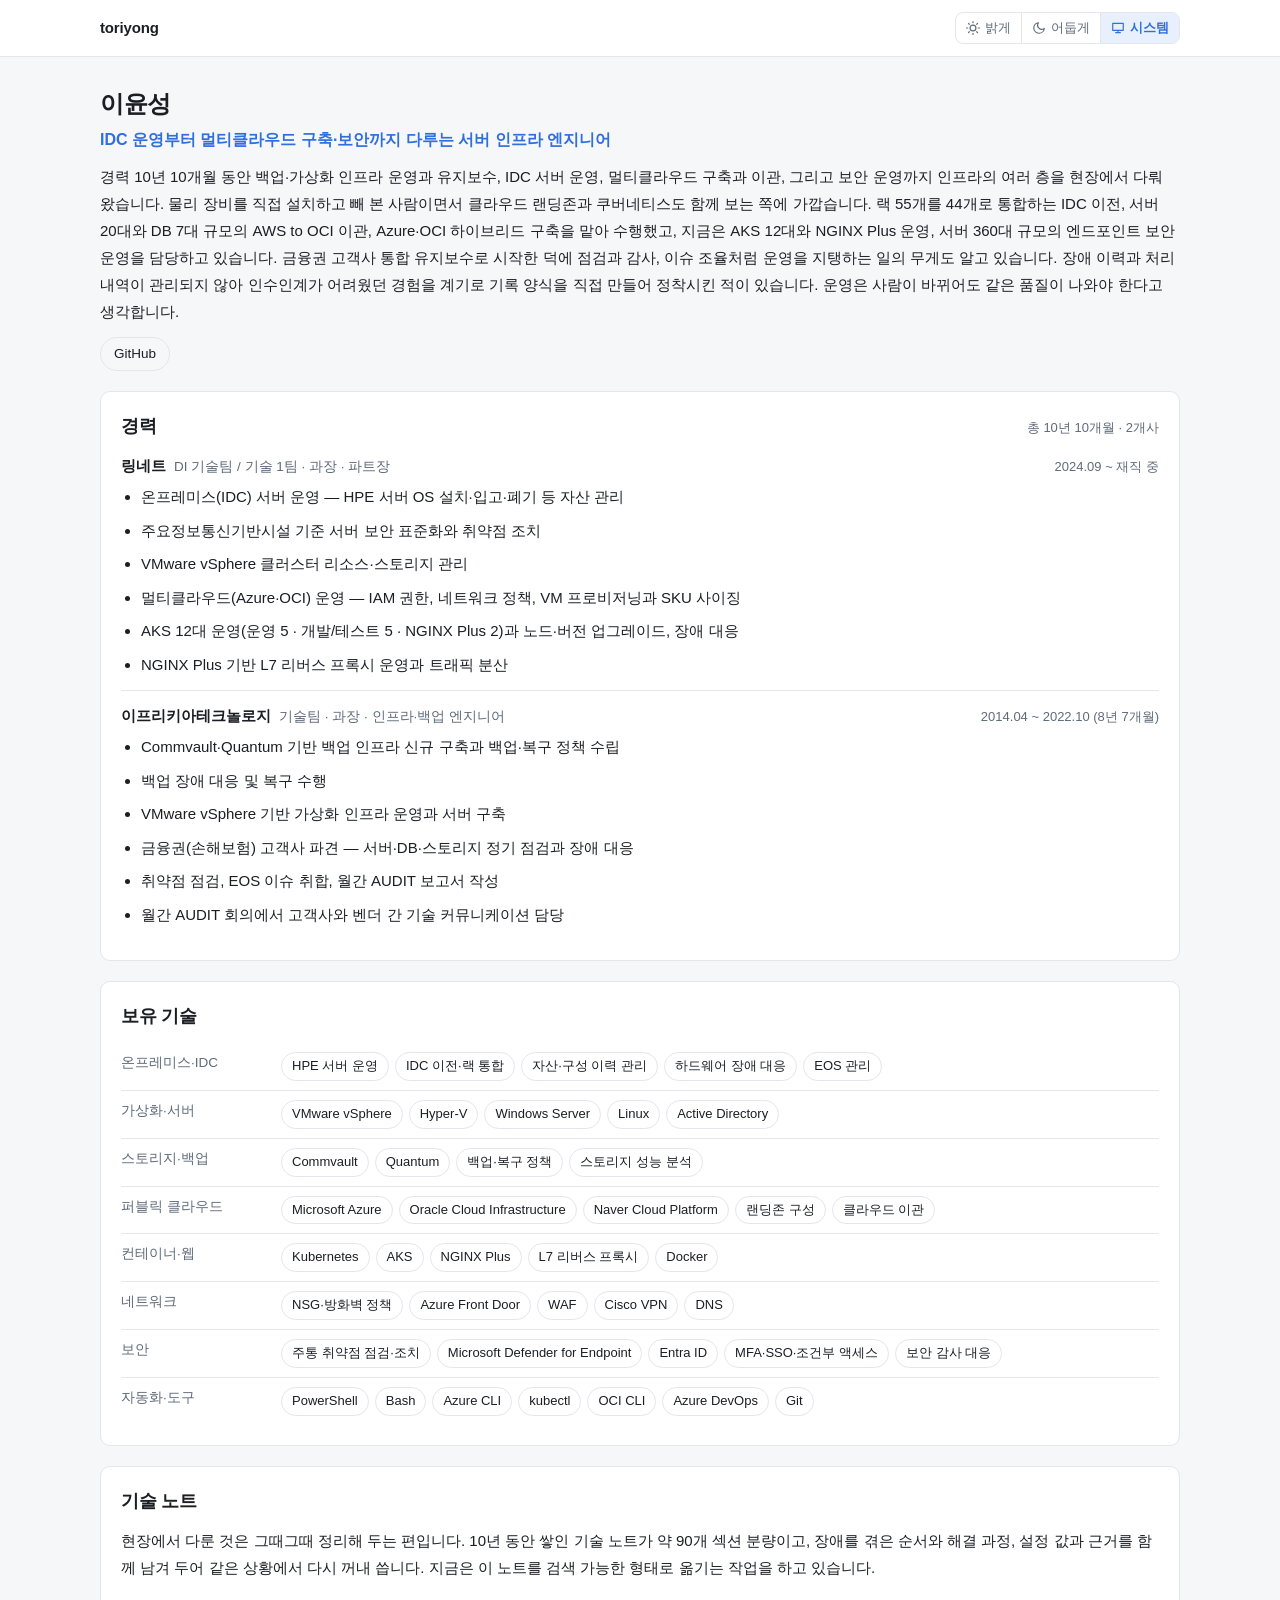
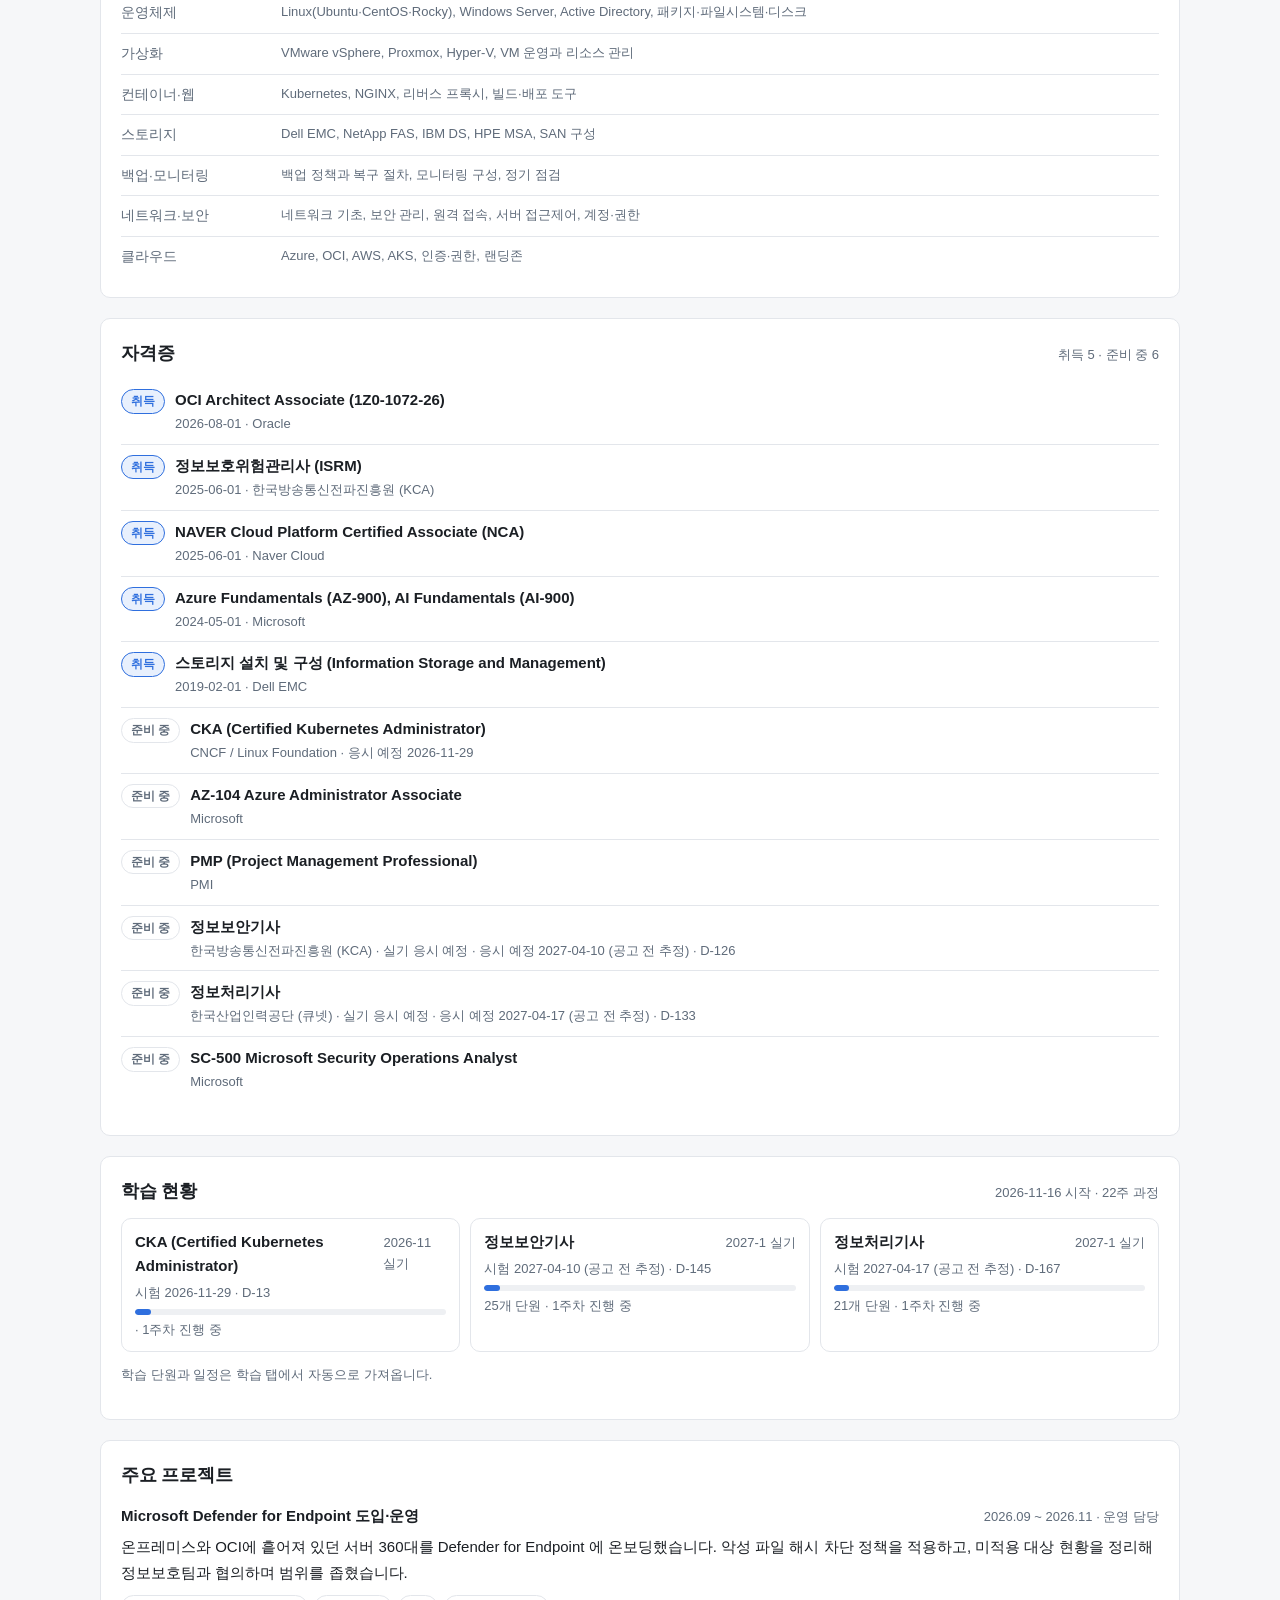
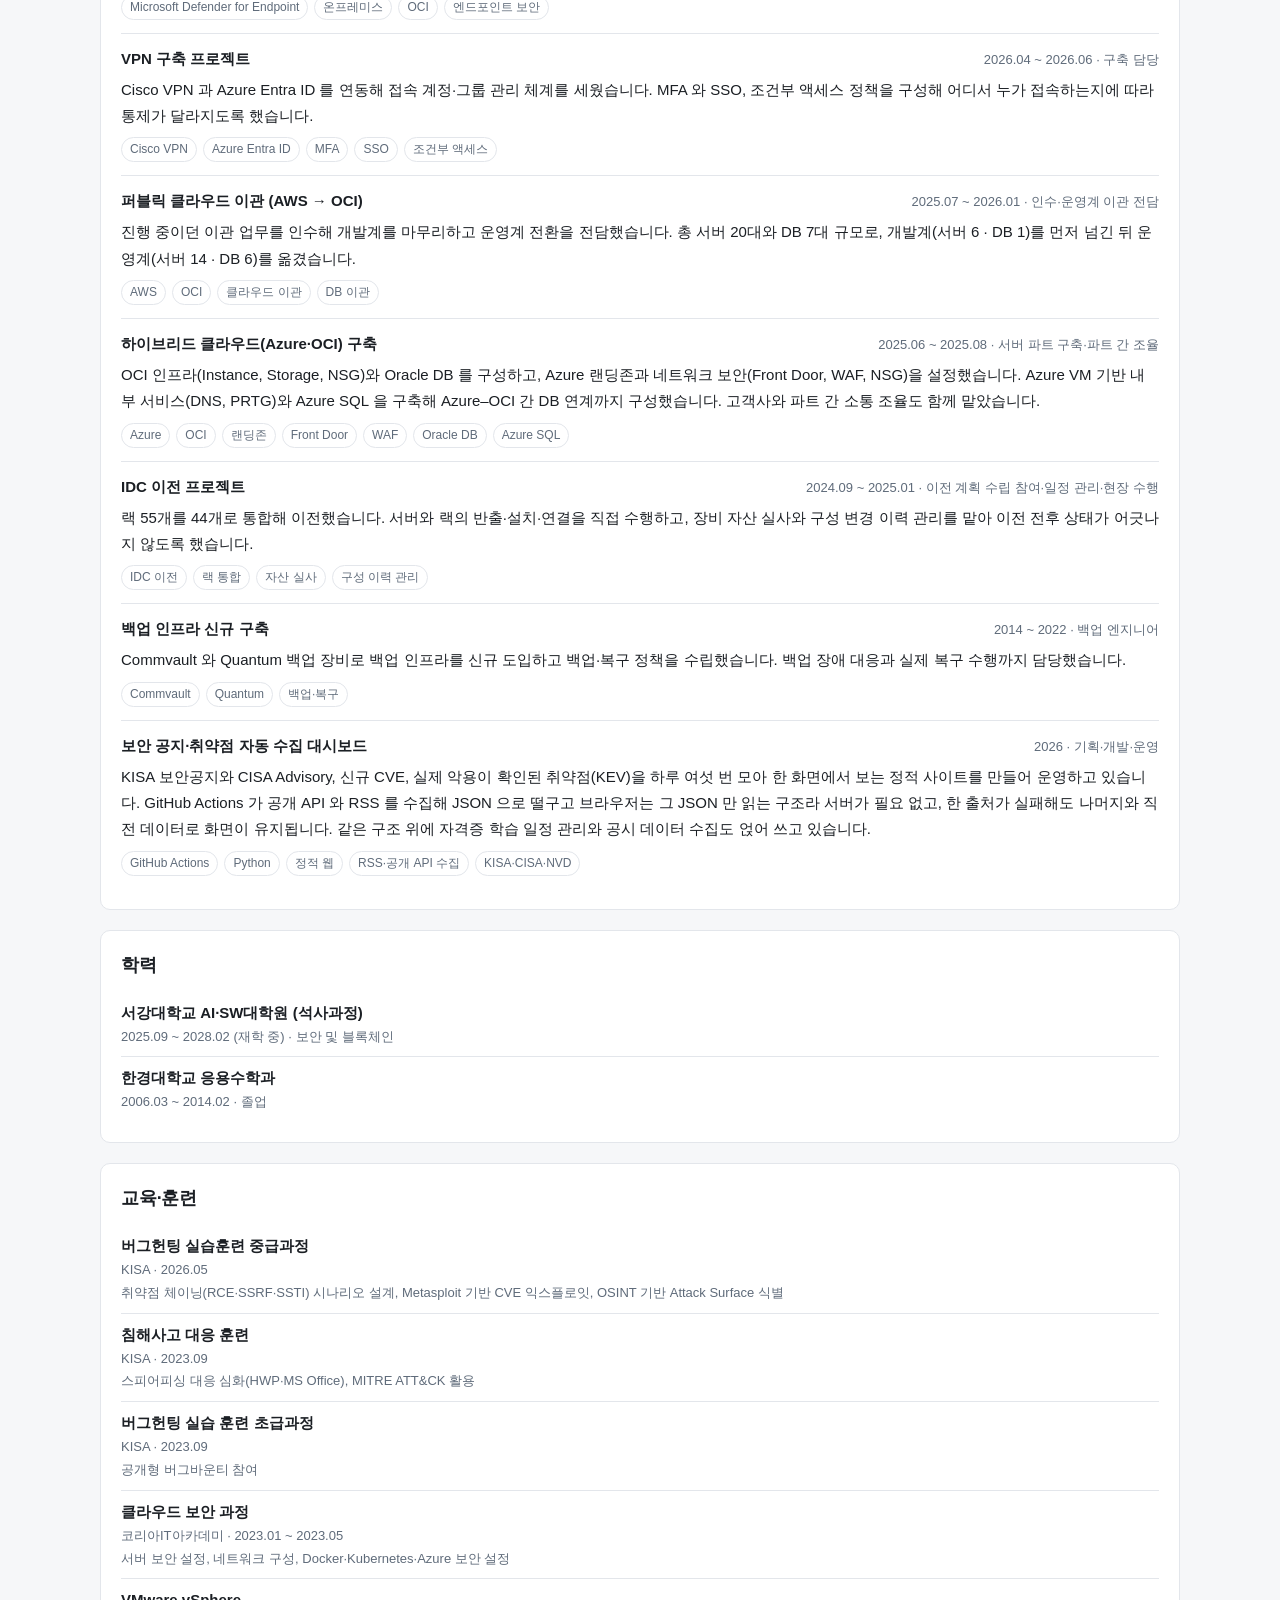
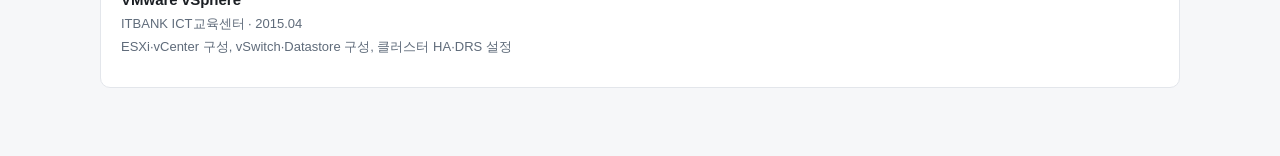
<file: site/about/index.html>
<!DOCTYPE html>
<html lang="ko">
<head>
  <meta charset="utf-8">
  <meta name="viewport" content="width=device-width, initial-scale=1">
  <!-- 검색 색인 차단. 공개하려면 아래 한 줄을 지우세요(내용을 검토한 뒤에). -->
  <meta name="robots" content="noindex, nofollow">
  <meta http-equiv="Content-Security-Policy" content="default-src 'self'; script-src 'self'; style-src 'self'; img-src 'self' data:; connect-src 'self'; base-uri 'none'; form-action 'none'; object-src 'none'">
  <meta name="referrer" content="strict-origin-when-cross-origin">
  <title>소개 · toriyong</title>
  <script src="../assets/theme.js"></script>
  <link rel="stylesheet" href="../assets/style.css">
</head>
<body data-root="../" data-tab="about" data-nav="none">
  <main>
    <div class="wrap">
      <header class="pf-head">
        <h1 id="pf-name">소개</h1>
        <p class="pf-headline" id="pf-headline"></p>
        <p class="pf-summary" id="pf-summary"></p>
        <div class="pf-links" id="pf-links"></div>
      </header>

      <section class="panel">
        <div class="panel-head">
          <h2>경력</h2>
          <span class="meta" id="pf-career-note"></span>
        </div>
        <div id="pf-career"></div>
      </section>

      <section class="panel">
        <div class="panel-head"><h2>보유 기술</h2></div>
        <div id="pf-skills"></div>
      </section>

      <section class="panel" id="pf-notes-panel">
        <div class="panel-head"><h2>기술 노트</h2></div>
        <div id="pf-notes"></div>
      </section>

      <section class="panel">
        <div class="panel-head">
          <h2>자격증</h2>
          <span class="meta" id="pf-cert-note"></span>
        </div>
        <div id="pf-certs"></div>
      </section>

      <section class="panel">
        <div class="panel-head">
          <h2>학습 현황</h2>
          <span class="meta" id="pf-study-note"></span>
        </div>
        <div id="pf-study"></div>
      </section>

      <section class="panel">
        <div class="panel-head"><h2>주요 프로젝트</h2></div>
        <div id="pf-projects"></div>
      </section>

      <section class="panel" id="pf-edu-panel">
        <div class="panel-head"><h2>학력</h2></div>
        <div id="pf-edu"></div>
      </section>

      <section class="panel" id="pf-train-panel">
        <div class="panel-head"><h2>교육·훈련</h2></div>
        <div id="pf-train"></div>
      </section>
    </div>
  </main>
  <script src="../assets/common.js"></script>
  <script src="about.js"></script>
</body>
</html>
</file>
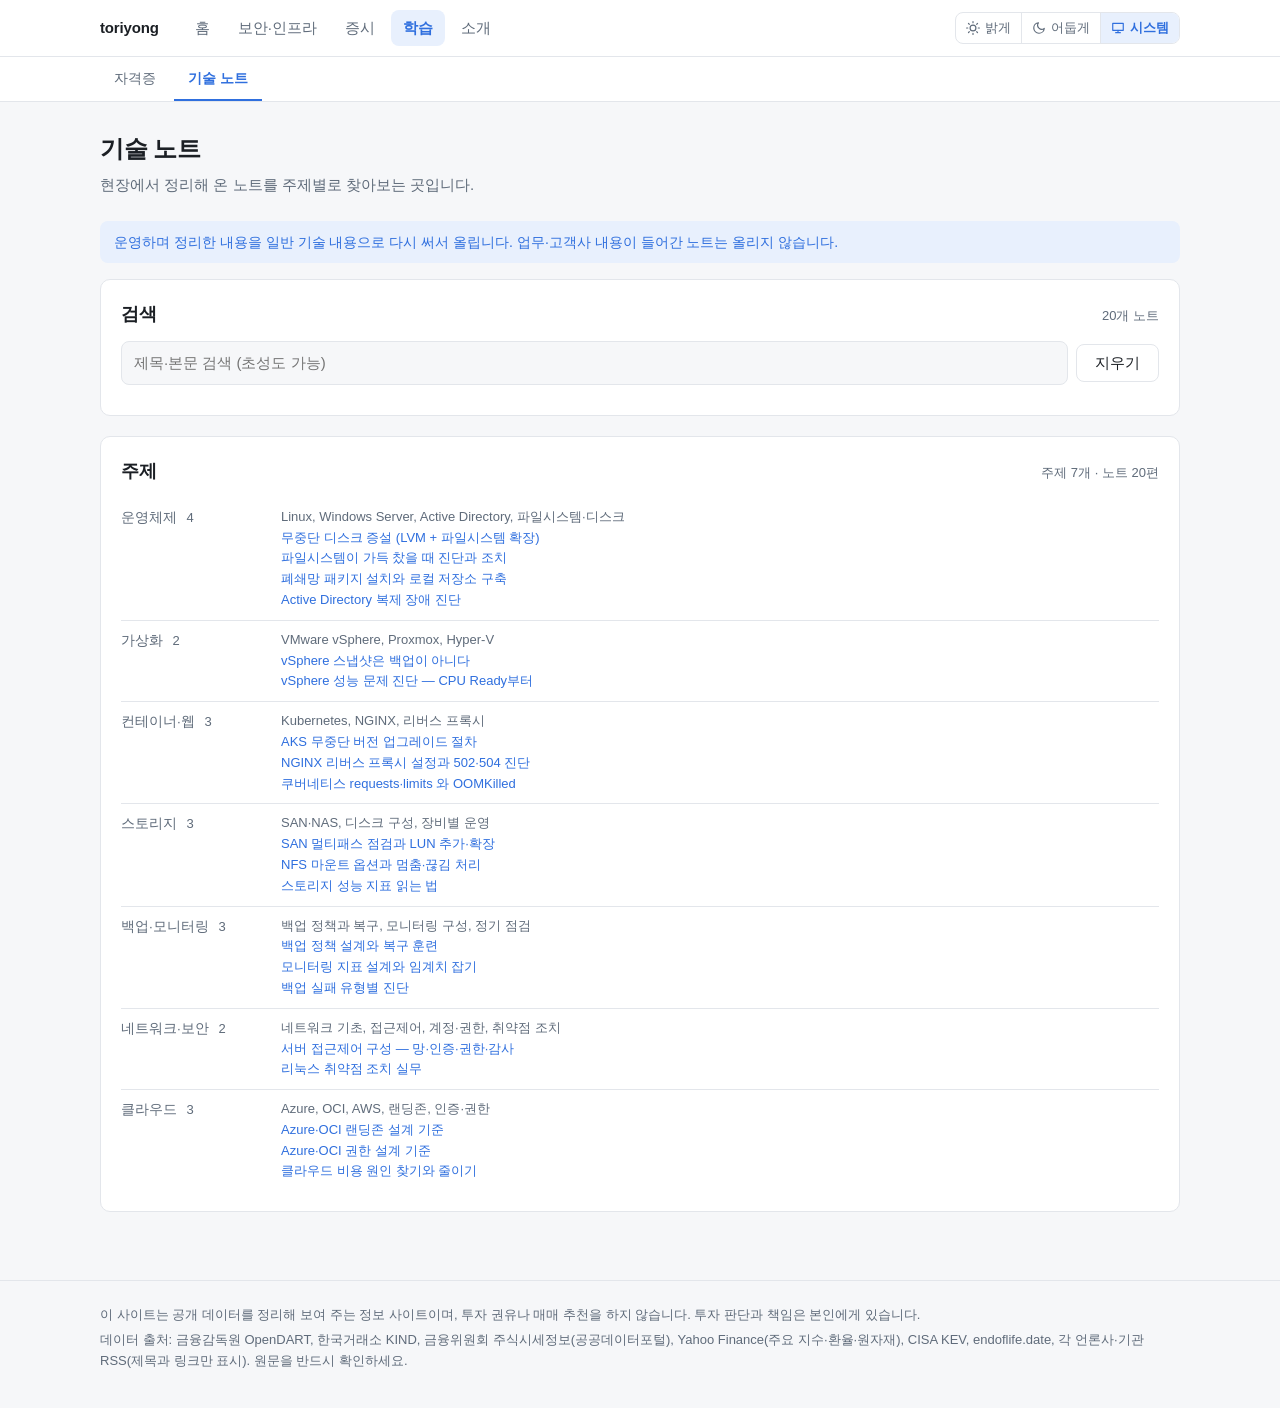
<file: site/study/notes/index.html>
<!DOCTYPE html>
<html lang="ko">
<head>
  <meta charset="utf-8">
  <meta name="viewport" content="width=device-width, initial-scale=1">
  <meta name="robots" content="noindex, nofollow">
  <meta http-equiv="Content-Security-Policy" content="default-src 'self'; script-src 'self'; style-src 'self'; img-src 'self' data:; connect-src 'self'; base-uri 'none'; form-action 'none'; object-src 'none'">
  <meta name="referrer" content="strict-origin-when-cross-origin">
  <title>기술 노트 · 학습 · toriyong</title>
  <script src="../../assets/theme.js"></script>
  <link rel="stylesheet" href="../../assets/style.css">
</head>
<body data-root="../../" data-tab="study" data-sub="notes">
  <main>
    <div class="wrap">
      <h1>기술 노트</h1>
      <p class="lead">현장에서 정리해 온 노트를 주제별로 찾아보는 곳입니다.</p>

      <div class="banner info">
        운영하며 정리한 내용을 일반 기술 내용으로 다시 써서 올립니다. 업무·고객사 내용이 들어간 노트는 올리지 않습니다.
      </div>

      <section class="panel">
        <div class="panel-head">
          <h2>검색</h2>
          <span class="meta" id="nt-count"></span>
        </div>
        <div class="search-row">
          <input type="search" id="nt-q" class="search-input" placeholder="제목·본문 검색 (초성도 가능)" autocomplete="off" spellcheck="false" aria-label="노트 검색" disabled>
          <button type="button" id="nt-clear" class="more" disabled>지우기</button>
        </div>
        <ul id="nt-results" class="sr-list"></ul>
      </section>

      <section class="panel">
        <div class="panel-head">
          <h2>주제</h2>
          <span class="meta" id="nt-topic-count">제목을 누르면 노트가 열립니다</span>
        </div>
        <div id="nt-topics"></div>
      </section>
    </div>
  </main>
  <script src="../../assets/common.js"></script>
  <script src="notes.js"></script>
</body>
</html>
</file>
<file: site/assets/style.css>
/* toriyong.github.io — 공통 스타일 (외부 폰트·CDN 없음) */
:root {
  --bg: #f6f7f9;
  --panel: #ffffff;
  --line: #e3e6eb;
  --text: #1b1f24;
  --muted: #5f6b7a;
  --accent: #2f6fde;
  --accent-soft: #e8f0fd;
  --good: #1a7f4b;
  --good-soft: #e3f4ea;
  --warn: #9a6200;
  --warn-soft: #fdf1dc;
  --bad: #c0392b;
  --bad-soft: #fbe6e3;
  --neutral-soft: #eef0f3;
  --radius: 10px;
  color-scheme: light;
  --font: -apple-system, BlinkMacSystemFont, "Segoe UI", "Apple SD Gothic Neo", "Malgun Gothic", "Noto Sans KR", sans-serif;
}
/* 테마: data-theme = light | dark | system (theme.js가 <html>에 설정) */
:root[data-theme="dark"] {
    --bg: #0f1216;
    --panel: #171b21;
    --line: #2a3039;
    --text: #e6e9ee;
    --muted: #9aa5b4;
    --accent: #6ea0ff;
    --accent-soft: #1b2a45;
    --good: #4cc38a;
    --good-soft: #15302a;
    --warn: #e5b04a;
    --warn-soft: #3a2e14;
    --bad: #ff7b6b;
    --bad-soft: #3d1d1a;
    --neutral-soft: #222830;
    color-scheme: dark;
}
@media (prefers-color-scheme: dark) {
  :root[data-theme="system"], :root:not([data-theme]) {
    --bg: #0f1216;
    --panel: #171b21;
    --line: #2a3039;
    --text: #e6e9ee;
    --muted: #9aa5b4;
    --accent: #6ea0ff;
    --accent-soft: #1b2a45;
    --good: #4cc38a;
    --good-soft: #15302a;
    --warn: #e5b04a;
    --warn-soft: #3a2e14;
    --bad: #ff7b6b;
    --bad-soft: #3d1d1a;
    --neutral-soft: #222830;
    color-scheme: dark;
  }
}

* { box-sizing: border-box; }
html, body { margin: 0; }
body {
  background: var(--bg);
  color: var(--text);
  font: 15px/1.6 var(--font);
  -webkit-font-smoothing: antialiased;
}
a { color: var(--accent); text-decoration: none; }
a:hover { text-decoration: underline; }
.wrap { max-width: 1120px; margin: 0 auto; padding: 0 20px; }

/* 헤더 / 탭 */
.site-header { background: var(--panel); border-bottom: 1px solid var(--line); position: sticky; top: 0; z-index: 10; }
.site-header .wrap { display: flex; align-items: center; gap: 24px; height: 56px; }
.brand { font-weight: 700; color: var(--text); letter-spacing: -0.01em; }
.tabs { display: flex; gap: 4px; overflow-x: auto; }
.tabs a { padding: 6px 12px; border-radius: 8px; color: var(--muted); white-space: nowrap; }
.tabs a:hover { background: var(--neutral-soft); text-decoration: none; }
.tabs a.active { color: var(--accent); background: var(--accent-soft); font-weight: 600; }

main { padding: 28px 0 48px; }
h1 { font-size: 24px; margin: 0 0 4px; letter-spacing: -0.02em; }
h2 { font-size: 18px; margin: 0 0 12px; letter-spacing: -0.01em; }
.lead { color: var(--muted); margin: 0 0 24px; }

/* 패널 */
.panel { background: var(--panel); border: 1px solid var(--line); border-radius: var(--radius); padding: 20px; margin-bottom: 20px; }
.panel-head { display: flex; align-items: baseline; justify-content: space-between; gap: 12px; flex-wrap: wrap; margin-bottom: 12px; }
.panel-head h2 { margin: 0; }
.meta { color: var(--muted); font-size: 13px; }

/* 배너 */
.banner { border-radius: 8px; padding: 10px 14px; margin-bottom: 16px; font-size: 14px; }
.banner.warn { background: var(--warn-soft); color: var(--warn); }
.banner.info { background: var(--accent-soft); color: var(--accent); }
.hidden { display: none !important; }

/* 허브 카드 */
.cards { display: grid; grid-template-columns: repeat(auto-fit, minmax(260px, 1fr)); gap: 16px; }
.card { display: block; background: var(--panel); border: 1px solid var(--line); border-radius: var(--radius); padding: 20px; color: var(--text); transition: border-color .15s; }
.card:hover { border-color: var(--accent); text-decoration: none; }
.card h2 { margin-bottom: 6px; }
.card p { color: var(--muted); margin: 0 0 12px; }
.card .stat { font-size: 13px; color: var(--muted); }
.card .stat strong { color: var(--text); }

/* 요약 칩 */
.chips { display: flex; flex-wrap: wrap; gap: 8px; }
.chip { display: inline-flex; align-items: center; gap: 6px; padding: 4px 10px; border-radius: 999px; background: var(--neutral-soft); font-size: 13px; }
.chip strong { font-weight: 700; }

/* 등급 배지 */
.badge { display: inline-block; padding: 1px 8px; border-radius: 6px; font-size: 12px; font-weight: 600; white-space: nowrap; }
.g-scalp { background: var(--good-soft); color: var(--good); }
.g-swing { background: var(--accent-soft); color: var(--accent); }
.g-watch { background: var(--neutral-soft); color: var(--muted); }
.g-pending { background: var(--warn-soft); color: var(--warn); }
.g-exclude { background: var(--bad-soft); color: var(--bad); }
.g-spac { background: var(--neutral-soft); color: var(--muted); }

/* 캘린더 */
.cal-nav { display: flex; align-items: center; gap: 8px; }
.cal-nav button { background: var(--panel); color: var(--text); border: 1px solid var(--line); border-radius: 8px; padding: 4px 10px; cursor: pointer; font: inherit; }
.cal-nav button:hover { border-color: var(--accent); }
.cal-title { font-weight: 700; min-width: 110px; text-align: center; }
.cal { display: grid; grid-template-columns: repeat(5, minmax(0, 1fr)); gap: 6px; }
.cal-dow { font-size: 12px; color: var(--muted); text-align: center; padding-bottom: 2px; }
.cal-day { min-width: 0; min-height: 92px; border: 1px solid var(--line); border-radius: 8px; padding: 6px; background: var(--bg); }
.cal-day.out { opacity: .4; }
.cal-day.today { border-color: var(--accent); box-shadow: inset 0 0 0 1px var(--accent); }
.cal-date { font-size: 12px; font-weight: 700; color: var(--muted); margin-bottom: 4px; }
.ev { display: block; font-size: 12px; line-height: 1.35; padding: 2px 6px; border-radius: 5px; margin-bottom: 3px; background: var(--panel); border: 1px solid var(--line); overflow: hidden; text-overflow: ellipsis; white-space: nowrap; }
.ev.sub { border-left: 3px solid var(--accent); }
.ev.list { border-left: 3px solid var(--good); }
.ev-kind { color: var(--muted); margin-right: 3px; }

/* 테이블 */
.filters { display: flex; gap: 6px; flex-wrap: wrap; }
.filters button { background: var(--panel); color: var(--muted); border: 1px solid var(--line); border-radius: 999px; padding: 3px 12px; cursor: pointer; font: inherit; font-size: 13px; }
.filters button.on { color: var(--accent); border-color: var(--accent); background: var(--accent-soft); }
.table-wrap { overflow-x: auto; }
table { width: 100%; border-collapse: collapse; font-size: 14px; }
th, td { padding: 9px 10px; border-bottom: 1px solid var(--line); text-align: left; vertical-align: top; white-space: nowrap; }
th { font-size: 12px; color: var(--muted); font-weight: 600; }
td.num, th.num { text-align: right; font-variant-numeric: tabular-nums; }
td.name strong { display: block; }
td .sub-line { display: block; font-size: 12px; color: var(--muted); }
details.reasons summary { cursor: pointer; list-style: none; }
details.reasons summary::-webkit-details-marker { display: none; }
details.reasons ul { margin: 6px 0 0; padding-left: 16px; font-size: 12px; color: var(--muted); white-space: normal; min-width: 220px; }
.empty { color: var(--muted); text-align: center; padding: 28px 0; }

/* 범례 */
.legend { display: grid; gap: 8px; margin: 0; padding: 0; list-style: none; }
.legend li { display: flex; gap: 10px; align-items: baseline; font-size: 14px; }
.legend .badge { min-width: 64px; text-align: center; }

/* 준비 중 */
.soon { text-align: center; padding: 48px 20px; }
.soon ul { display: inline-block; text-align: left; color: var(--muted); }

/* 푸터 */
.site-footer { border-top: 1px solid var(--line); padding: 20px 0 32px; color: var(--muted); font-size: 13px; }
.site-footer p { margin: 4px 0; }

@media (max-width: 720px) {
  .site-header .wrap { gap: 12px; }
  .brand { display: none; }
  .cal { gap: 3px; }
  .cal-day { min-height: 64px; padding: 4px; }
  .ev { font-size: 11px; padding: 1px 4px; }
}

/* 테마 전환 버튼 */
.theme-switch { margin-left: auto; display: inline-flex; border: 1px solid var(--line); border-radius: 8px; overflow: hidden; flex-shrink: 0; }
.theme-switch button { display: inline-flex; align-items: center; background: transparent; color: var(--muted); border: 0; padding: 5px 10px; font: inherit; font-size: 13px; cursor: pointer; white-space: nowrap; }
.theme-switch button + button { border-left: 1px solid var(--line); }
.theme-switch button:hover { color: var(--text); background: var(--neutral-soft); }
.theme-switch button[aria-pressed="true"] { color: var(--accent); background: var(--accent-soft); font-weight: 600; }
.theme-switch .ico { margin-right: 5px; flex-shrink: 0; }
@media (max-width: 720px) {
  .theme-switch .lbl { display: none; }
  .theme-switch .ico { margin-right: 0; }
  .theme-switch button { padding: 6px 9px; }
}

/* ---------------- 보안·인프라 페이지 ---------------- */
.stats { display: grid; grid-template-columns: repeat(4, minmax(0, 1fr)); gap: 12px; }
.stat-tile { display: flex; flex-direction: column; gap: 2px; padding: 14px 16px; border: 1px solid var(--line); border-radius: 10px; background: var(--bg); color: var(--text); min-width: 0; }
.stat-tile:hover { border-color: var(--accent); text-decoration: none; }
.stat-label { font-size: 13px; color: var(--muted); }
.stat-value { font-size: 26px; font-weight: 700; letter-spacing: -0.02em; line-height: 1.25; }
.stat-note { font-size: 12px; color: var(--muted); overflow: hidden; text-overflow: ellipsis; white-space: nowrap; }
.stat-tile.tone-bad .stat-value { color: var(--bad); }
.stat-tile.tone-warn .stat-value { color: var(--warn); }

.jump { display: flex; gap: 6px; overflow-x: auto; padding: 2px 0 14px; margin-bottom: 4px; scrollbar-width: none; }
.jump::-webkit-scrollbar { display: none; }
.jump a { flex-shrink: 0; padding: 5px 12px; border: 1px solid var(--line); border-radius: 999px; background: var(--panel); color: var(--muted); font-size: 13px; }
.jump a:hover { color: var(--accent); border-color: var(--accent); text-decoration: none; }
section[id] { scroll-margin-top: 72px; }

.badge.sev-critical { background: var(--bad-soft); color: var(--bad); }
.badge.sev-high { background: var(--warn-soft); color: var(--warn); }
.badge.sev-medium { background: var(--accent-soft); color: var(--accent); }
.badge.sev-info { background: var(--neutral-soft); color: var(--muted); }
.tag { display: inline-block; padding: 0 7px; border-radius: 5px; font-size: 12px; background: var(--neutral-soft); color: var(--muted); white-space: nowrap; }
.src { font-size: 12px; color: var(--muted); white-space: nowrap; }

.top-list { list-style: none; margin: 0; padding: 0; counter-reset: top; }
.top-item { position: relative; padding: 12px 0 12px 34px; border-top: 1px solid var(--line); counter-increment: top; }
.top-item:first-child { border-top: 0; padding-top: 4px; }
.top-item::before { content: counter(top); position: absolute; left: 0; top: 12px; width: 22px; height: 22px; border-radius: 6px; background: var(--neutral-soft); color: var(--muted); font-size: 12px; font-weight: 700; display: grid; place-items: center; }
.top-item:first-child::before { top: 4px; }
.top-meta { display: flex; flex-wrap: wrap; align-items: center; gap: 6px; margin-bottom: 4px; }
.top-title { display: block; font-size: 16px; font-weight: 600; color: var(--text); line-height: 1.45; overflow-wrap: anywhere; }

.filter-rows { display: grid; gap: 8px; margin-bottom: 8px; }
.filter-rows .filters { flex-wrap: nowrap; overflow-x: auto; scrollbar-width: none; padding-bottom: 2px; }
.filter-rows .filters::-webkit-scrollbar { display: none; }
.filter-rows .filters button { flex-shrink: 0; }
.news-list { list-style: none; margin: 0; padding: 0; }
.news-item { padding: 10px 0; border-top: 1px solid var(--line); }
.news-item a { color: var(--text); font-weight: 500; overflow-wrap: anywhere; }
.news-sub { display: flex; flex-wrap: wrap; align-items: center; gap: 6px; margin-top: 4px; }
.more-wrap { text-align: center; margin-top: 10px; }
.more { background: var(--panel); color: var(--text); border: 1px solid var(--line); border-radius: 8px; padding: 6px 18px; cursor: pointer; font: inherit; }

.bars { list-style: none; margin: 0; padding: 0; display: grid; gap: 8px; }
.bar-row { display: grid; grid-template-columns: 96px 1fr 36px; align-items: center; gap: 10px; }
.bar-label { background: none; border: 0; padding: 0; color: var(--text); font: inherit; font-size: 13px; text-align: left; cursor: pointer; }
.bar-label:hover { color: var(--accent); }
.bar-track { height: 10px; background: var(--neutral-soft); border-radius: 999px; overflow: hidden; }
.bar-fill { display: block; height: 100%; background: var(--accent); border-radius: 999px; }
.bar-value { font-size: 13px; text-align: right; font-variant-numeric: tabular-nums; color: var(--muted); }

td.wrap-cell { white-space: normal; min-width: 200px; }
.grid-2 { display: grid; grid-template-columns: minmax(0, 1fr) minmax(0, 1fr); gap: 20px; }
.grid-2 .panel { margin-bottom: 20px; }
.patch-list, .incident-list { list-style: none; margin: 0; padding: 0; display: grid; gap: 12px; }
.patch-item { display: flex; gap: 12px; align-items: flex-start; }
.dday { flex-shrink: 0; min-width: 56px; text-align: center; padding: 4px 8px; border-radius: 8px; background: var(--neutral-soft); font-weight: 700; font-variant-numeric: tabular-nums; }
.dday.soon { background: var(--warn-soft); color: var(--warn); }
.incident-list li { overflow-wrap: anywhere; }
.incident-list .tag { margin-right: 6px; }
.link-chips { display: flex; flex-wrap: wrap; gap: 6px; margin-top: 14px; }
.link-chips .chip { color: var(--accent); }

.eol-grid { display: grid; grid-template-columns: repeat(auto-fill, minmax(240px, 1fr)); gap: 12px; }
.eol-card { border: 1px solid var(--line); border-radius: 10px; padding: 12px 14px; background: var(--bg); }
.eol-head { display: flex; justify-content: space-between; align-items: baseline; margin-bottom: 6px; }
.eol-card ul { list-style: none; margin: 0; padding: 0; }
.eol-row { display: grid; grid-template-columns: 1fr auto auto; gap: 10px; font-size: 13px; padding: 4px 0; border-top: 1px dashed var(--line); font-variant-numeric: tabular-nums; }
.eol-row:first-child { border-top: 0; }
.eol-ver { font-weight: 600; }
.eol-date { color: var(--muted); }
.eol-left { min-width: 64px; text-align: right; }
.eol-row.st-warn .eol-left { color: var(--warn); font-weight: 700; }
.eol-row.st-ended .eol-left { color: var(--bad); font-weight: 700; }

/* ---------------- 모바일 공통 ---------------- */
@media (max-width: 900px) {
  .stats { grid-template-columns: repeat(2, minmax(0, 1fr)); }
  .grid-2 { grid-template-columns: minmax(0, 1fr); gap: 0; }
}
@media (max-width: 720px) {
  .wrap { padding: 0 14px; }
  main { padding: 20px 0 36px; }
  h1 { font-size: 21px; }
  .lead { font-size: 14px; margin-bottom: 18px; }
  .panel { padding: 16px 14px; border-radius: 10px; margin-bottom: 14px; }
  .stat-value { font-size: 22px; }
  .stat-tile { padding: 12px; }
  .top-title { font-size: 15px; }
  .bar-row { grid-template-columns: 82px 1fr 30px; }
  .panel-head { margin-bottom: 10px; }
  .tabs a { padding: 6px 10px; }

  /* 표 → 카드: data-label 이 있는 표는 행을 카드처럼 쌓아서 보여 줌 */
  table.rcards thead { display: none; }
  table.rcards, table.rcards tbody, table.rcards tr, table.rcards td { display: block; width: 100%; }
  table.rcards tr { display: flex; flex-direction: column; border: 1px solid var(--line); border-radius: 10px; padding: 10px 12px; margin-bottom: 10px; background: var(--bg); }
  table.rcards td { border: 0; padding: 3px 0; white-space: normal; display: flex; justify-content: space-between; gap: 12px; text-align: right; min-width: 0; }
  table.rcards td::before { content: attr(data-label); color: var(--muted); font-size: 12px; text-align: left; flex-shrink: 0; }
  table.rcards td.num { text-align: right; }
  table.rcards td.card-title { order: -1; display: block; text-align: left; font-size: 15px; padding-bottom: 6px; margin-bottom: 4px; border-bottom: 1px dashed var(--line); }
  table.rcards td.card-title::before { content: none; }
  table.rcards td .sub-line { display: inline; margin-left: 6px; }
  table.rcards td.empty { display: block; text-align: center; }
  table.rcards td.empty::before { content: none; }
}
.card .clip { overflow: hidden; text-overflow: ellipsis; white-space: nowrap; }
/* 모바일 터치 영역 확보 (최소 32px 이상) */
@media (max-width: 720px) {
  .bar-label { min-height: 32px; }
  .filters button, .jump a { padding: 6px 12px; }
  .cal-nav button { padding: 6px 12px; }
  .theme-switch button { min-height: 32px; }
}
/* 증시 캘린더: 모바일에서는 날짜별 목록으로 */
.agenda { display: none; list-style: none; margin: 0; padding: 0; }
.agenda-day { display: grid; grid-template-columns: 44px 1fr; gap: 10px; padding: 10px 0; border-top: 1px solid var(--line); }
.agenda-day:first-child { border-top: 0; }
.agenda-day.today .agenda-date strong { color: var(--accent); }
.agenda-date { display: flex; flex-direction: column; align-items: center; line-height: 1.2; }
.agenda-date strong { font-size: 18px; }
.agenda-date span { font-size: 12px; color: var(--muted); }
.agenda-evs { display: grid; gap: 6px; min-width: 0; }
.agenda-evs .ev { display: flex; align-items: center; gap: 6px; font-size: 14px; padding: 6px 10px; margin: 0; white-space: normal; }
.ev-badge { margin-left: auto; }
@media (max-width: 720px) {
  #calendar { display: none; }
  .agenda { display: block; }
  .stat-note { white-space: normal; }
  /* 카드형 표: 라벨은 왼쪽, 값과 보조 문구는 오른쪽에 붙여서 */
  table.rcards td { justify-content: flex-end; align-items: baseline; gap: 6px; flex-wrap: wrap; }
  table.rcards td::before { margin-right: auto; }
}
/* 공모주 표(PC): 주관사는 줄바꿈 허용해서 표 폭을 줄임 */
td.uw { white-space: normal; min-width: 90px; max-width: 160px; }
th, td { padding: 9px 8px; }

/* 공모주: 30일 이후 예정 종목 접기 */
.window-note { margin: 10px 0 0; }
.rcards tr.dim td { opacity: .62; }
.rcards tr.later-toggle td { text-align: center; padding: 12px 8px; }
.rcards tr.later-toggle .more { margin: 0; }
@media (max-width: 720px) {
  .rcards tr.later-toggle { border: 0; background: none; padding: 0; }
  .rcards tr.later-toggle td { display: block; }
  .rcards tr.later-toggle td::before { content: none; }
}

/* 청약 판단(경쟁률 고정 기준) */
.sub-strong  { background: var(--good-soft); color: var(--good); }
.sub-normal  { background: var(--accent-soft); color: var(--accent); }
.sub-caution { background: var(--warn-soft); color: var(--warn); }
.sub-avoid   { background: var(--bad-soft); color: var(--bad); }
.legend + .sub-h, h3.sub-h { font-size: 15px; margin: 18px 0 8px; }

/* 요약 칩 → 간단 정보 펼침 */
.chip-btn { border: 1px solid transparent; font: inherit; font-size: 13px; color: var(--text); cursor: pointer; }
.chip-btn:hover:not([disabled]) { border-color: var(--accent); }
.chip-btn.on { border-color: var(--accent); background: var(--accent-soft); }
.chip-btn[disabled] { opacity: .5; cursor: default; }
.summary-detail { margin-top: 12px; border: 1px solid var(--line); border-radius: 10px; padding: 10px 14px; }
.sd-head { display: flex; justify-content: space-between; align-items: center; margin-bottom: 4px; }
.sd-list { list-style: none; margin: 0; padding: 0; }
.sd-list li { display: grid; grid-template-columns: minmax(120px, 200px) 1fr auto; gap: 4px 12px; align-items: center; padding: 8px 0; border-top: 1px solid var(--line); }
.sd-list li:first-child { border-top: 0; }
.sd-name { font-weight: 600; }
.sd-meta { display: flex; flex-wrap: wrap; gap: 4px 12px; font-size: 13px; color: var(--muted); }
.sd-badges { display: flex; gap: 6px; justify-content: flex-end; }
.link-btn { background: none; border: 0; color: var(--accent); cursor: pointer; font: inherit; font-size: 13px; padding: 4px; }
@media (max-width: 720px) {
  .sd-list li { grid-template-columns: 1fr auto; }
  .sd-meta { grid-column: 1 / -1; grid-row: 2; }
}

/* ---------------- 증시 하위 메뉴 · 성적표 · 관심종목 ---------------- */
.subnav { border-bottom: 1px solid var(--line); background: var(--panel); }
.subnav .wrap { display: flex; gap: 4px; overflow-x: auto; scrollbar-width: none; }
.subnav .wrap::-webkit-scrollbar { display: none; }
.subnav a { padding: 10px 14px; color: var(--muted); border-bottom: 2px solid transparent; white-space: nowrap; font-size: 14px; text-decoration: none; }
.subnav a:hover { color: var(--text); }
.subnav a.active { color: var(--accent); border-bottom-color: var(--accent); font-weight: 600; }


/* 수익률 색: 국내 관례대로 상승 빨강 · 하락 파랑 */
.up { color: #d6336c; font-weight: 600; }
.down { color: #1c7ed6; font-weight: 600; }
:root[data-theme="dark"] .up { color: #ff6b8b; }
:root[data-theme="dark"] .down { color: #4dabf7; }
@media (prefers-color-scheme: dark) {
  :root[data-theme="system"] .up, :root:not([data-theme]) .up { color: #ff6b8b; }
  :root[data-theme="system"] .down, :root:not([data-theme]) .down { color: #4dabf7; }
}
tr.hl td { background: var(--accent-soft); }

.sector-grid { display: grid; grid-template-columns: repeat(auto-fill, minmax(240px, 1fr)); gap: 10px; }
.sector { border: 1px solid var(--line); border-radius: 10px; padding: 12px; display: grid; gap: 6px; }
.sector-head { display: flex; justify-content: space-between; gap: 8px; align-items: baseline; }
.sector-n { font-weight: 800; color: var(--accent); white-space: nowrap; }
.bar { height: 6px; border-radius: 3px; background: var(--neutral-soft); overflow: hidden; }
.bar-fill { display: block; height: 100%; background: var(--accent); border-radius: 3px; }
.sector-meta { display: flex; flex-wrap: wrap; gap: 4px 12px; font-size: 13px; color: var(--muted); }
.sector-names { font-size: 12.5px; color: var(--muted); }

.attain { display: inline-flex; align-items: center; gap: 8px; }
.attain-track { display: inline-block; width: 64px; height: 6px; border-radius: 3px; background: var(--neutral-soft); overflow: hidden; }
.attain-bar { display: block; height: 100%; background: var(--accent); border-radius: 3px; }
ul.plain { list-style: none; margin: 0; padding: 0; font-size: 13px; }

.feed { list-style: none; margin: 0; padding: 0; }
.feed-item { padding: 9px 0; border-top: 1px solid var(--line); }
.feed-item:first-child { border-top: 0; padding-top: 2px; }
.feed-meta { display: flex; flex-wrap: wrap; align-items: center; gap: 6px; margin-bottom: 3px; font-size: 12px; }
.feed-title { display: block; color: var(--text); line-height: 1.45; overflow-wrap: anywhere; }
.feed.compact .feed-title { font-size: 14px; }

/* ---------------- 학습 (비밀번호 페이지) ---------------- */
.lock-panel { max-width: 460px; margin: 24px auto; }
.unlock { display: grid; gap: 8px; margin: 10px 0 14px; }
.unlock input[type=password] { font: inherit; padding: 9px 12px; border-radius: 8px; border: 1px solid var(--line); background: var(--bg); color: var(--text); }
.unlock button { font: inherit; padding: 9px 12px; border-radius: 8px; border: 0; background: var(--accent); color: #fff; cursor: pointer; font-weight: 600; }
.unlock button[disabled] { opacity: .6; cursor: default; }
.remember { font-size: 13px; color: var(--muted); display: flex; gap: 6px; align-items: center; }
.link-btn { background: none; border: 0; color: var(--accent); cursor: pointer; font: inherit; font-size: 13px; padding: 0; }

.dday-grid { display: grid; grid-template-columns: repeat(auto-fill, minmax(230px, 1fr)); gap: 10px; }
.dday { border: 1px solid var(--line); border-radius: 10px; padding: 14px; display: grid; gap: 6px; border-top: 4px solid var(--accent); }
.dday.x-eis { border-top-color: #e8590c; }
.dday.x-eip { border-top-color: #1c7ed6; }
.dday-head { display: flex; justify-content: space-between; gap: 8px; align-items: baseline; }
.dday-big { font-size: 30px; font-weight: 800; font-variant-numeric: tabular-nums; }
.dday-next { font-size: 13px; }
.progress-row { display: flex; flex-wrap: wrap; gap: 8px; margin-bottom: 10px; }

.cal.cal7 { grid-template-columns: repeat(7, minmax(0, 1fr)); }
.cal-day.wkend { background: var(--neutral-soft); }
.ev.exam { font-weight: 600; }
.ev.exam.x-eis { border-left: 3px solid #e8590c; }
.ev.exam.x-eip { border-left: 3px solid #1c7ed6; }
.task { display: flex; gap: 4px; align-items: baseline; width: 100%; text-align: left; font: inherit; font-size: 11.5px; line-height: 1.3; padding: 2px 5px; margin-bottom: 3px; border-radius: 5px; border: 1px dashed var(--line); background: transparent; color: var(--text); cursor: pointer; overflow: hidden; }
.task .chk { flex: none; color: var(--muted); }
.task.x-eis { border-color: #f4a46e; }
.task.x-eip { border-color: #74b0e8; }
.task.done { opacity: .55; text-decoration: line-through; }
.task.wk { border-style: solid; font-weight: 600; }
.task.done .chk { color: var(--good); }
.exam-block + .exam-block { margin-top: 18px; }
@media (max-width: 720px) {
  .agenda-evs .task { font-size: 14px; padding: 6px 10px; white-space: normal; }
  .dday-big { font-size: 26px; }
}
/* 지금 청약할 종목 */
.next-grid { display: grid; grid-template-columns: repeat(auto-fill, minmax(300px, 1fr)); gap: 12px; margin-bottom: 8px; }
.next-card { border: 1px solid var(--line); border-radius: 12px; padding: 14px; display: grid; gap: 8px; }
.next-card.live { border-color: var(--accent); box-shadow: 0 0 0 1px var(--accent) inset; }
.next-head { display: flex; justify-content: space-between; align-items: baseline; gap: 8px; }
.next-name { font-size: 17px; color: var(--text); }
.next-when { font-weight: 800; color: var(--muted); white-space: nowrap; }
.next-when.live { color: var(--bad); }
.next-badges { display: flex; flex-wrap: wrap; gap: 6px; }
.kvs { display: grid; grid-template-columns: 1fr 1fr; gap: 6px 14px; }
.kv { display: flex; flex-direction: column; min-width: 0; }
.kv .k { font-size: 11.5px; color: var(--muted); }
.kv .v { font-size: 14px; font-weight: 600; overflow-wrap: anywhere; }
.kv.hl .v { color: var(--accent); }
.next-link { font-size: 13px; justify-self: end; }
/* ---------------- 보안 탭 개편: 공식 공지·CVE·킬 체인·제로트러스트 ---------------- */
.stats.stats-5 { grid-template-columns: repeat(5, minmax(0, 1fr)); }
.sub-h { font-size: 15px; margin: 6px 0 10px; display: flex; gap: 8px; align-items: baseline; flex-wrap: wrap; }

.feed { list-style: none; margin: 0; padding: 0; }
.feed-item { padding: 11px 0; border-top: 1px solid var(--line); }
.feed-item:first-child { border-top: 0; padding-top: 2px; }
.feed-meta { display: flex; flex-wrap: wrap; align-items: center; gap: 6px; margin-bottom: 4px; }
.feed-title { display: block; color: var(--text); font-weight: 600; line-height: 1.45; overflow-wrap: anywhere; }
.feed.compact .feed-title { font-weight: 500; font-size: 14px; }
.outlets { font-size: 12px; color: var(--muted); margin-top: 3px; }

.org { display: inline-block; padding: 1px 8px; border-radius: 6px; font-size: 12px; font-weight: 700; white-space: nowrap; border: 1px solid var(--line); }
.org-kisa { background: var(--accent-soft); color: var(--accent); border-color: transparent; }
.org-fsi { background: var(--good-soft); color: var(--good); border-color: transparent; }
.org-cisa { background: var(--neutral-soft); color: var(--text); }

.seg { display: inline-flex; border: 1px solid var(--line); border-radius: 8px; overflow: hidden; }
.seg button { background: transparent; border: 0; color: var(--muted); padding: 6px 12px; font: inherit; font-size: 13px; cursor: pointer; white-space: nowrap; }
.seg button + button { border-left: 1px solid var(--line); }
.seg button.on { background: var(--accent-soft); color: var(--accent); font-weight: 600; }

.cve-list { list-style: none; margin: 8px 0 0; padding: 0; }
.cve-item { display: grid; grid-template-columns: 52px 1fr; gap: 12px; padding: 10px 0; border-top: 1px solid var(--line); align-items: start; }
.cve-item:first-child { border-top: 0; }
.score { display: grid; place-items: center; height: 40px; border-radius: 8px; font-weight: 800; font-size: 16px; font-variant-numeric: tabular-nums; }
.score.sev-critical { background: var(--bad-soft); color: var(--bad); }
.score.sev-high { background: var(--warn-soft); color: var(--warn); }
.score.sev-medium { background: var(--accent-soft); color: var(--accent); }
.score.sev-info { background: var(--neutral-soft); color: var(--muted); }
.cve-main { min-width: 0; }
.cve-top { display: flex; flex-wrap: wrap; align-items: center; gap: 8px; }
.cve-id { font-family: ui-monospace, SFMono-Regular, Consolas, monospace; font-size: 13px; font-weight: 700; }
.cve-title { font-weight: 600; margin-top: 2px; overflow-wrap: anywhere; }
.cve-sum { font-size: 13px; color: var(--muted); margin-top: 2px; overflow-wrap: anywhere; }

/* 킬 체인: 7단계 가로 흐름 */
.chain { list-style: none; margin: 0 0 18px; padding: 0; display: grid; grid-template-columns: repeat(7, minmax(0, 1fr)); gap: 8px; counter-reset: none; }
.chain li { position: relative; min-width: 0; }
.chain li:not(:last-child)::after { content: "›"; position: absolute; right: -8px; top: 50%; transform: translate(50%, -50%); color: var(--muted); font-size: 18px; z-index: 1; }
.chain-step { width: 100%; height: 100%; display: flex; flex-direction: column; align-items: flex-start; gap: 2px; padding: 10px; border: 1px solid var(--line); border-radius: 10px; background: var(--bg); color: var(--text); font: inherit; text-align: left; cursor: pointer; }
.chain-step:hover, .zt-tile:hover { border-color: var(--accent); }
.chain-step.has { background: var(--warn-soft); border-color: transparent; }
.chain-step.on, .zt-tile.on { outline: 2px solid var(--accent); outline-offset: -2px; }
.chain-no { font-size: 11px; color: var(--muted); font-weight: 700; }
.chain-step strong { font-size: 14px; }
.chain-count { font-size: 18px; font-weight: 800; font-variant-numeric: tabular-nums; }
.chain-step.has .chain-count { color: var(--warn); }
.chain-desc { font-size: 11.5px; color: var(--muted); line-height: 1.35; }

/* 제로트러스트 5대 영역 */
.zt { display: grid; grid-template-columns: repeat(5, minmax(0, 1fr)); gap: 8px; }
.zt-tile { display: flex; flex-direction: column; gap: 4px; padding: 12px; border: 1px solid var(--line); border-radius: 10px; background: var(--bg); color: var(--text); font: inherit; text-align: left; cursor: pointer; min-width: 0; }
.zt-head { display: flex; justify-content: space-between; align-items: baseline; gap: 6px; }
.zt-count { font-size: 20px; font-weight: 800; font-variant-numeric: tabular-nums; color: var(--muted); }
.zt-tile.has .zt-count { color: var(--accent); }
.zt-check { font-size: 12px; color: var(--muted); line-height: 1.4; }
.frame-detail { margin-top: 14px; border: 1px solid var(--line); border-radius: 10px; padding: 12px 14px; background: var(--bg); }
.frame-detail-head { display: flex; justify-content: space-between; align-items: baseline; gap: 10px; margin-bottom: 6px; }
.link-btn { background: none; border: 0; color: var(--accent); cursor: pointer; font: inherit; font-size: 13px; padding: 4px; }

@media (max-width: 1000px) {
  .stats.stats-5 { grid-template-columns: repeat(3, minmax(0, 1fr)); }
  .chain { grid-template-columns: repeat(4, minmax(0, 1fr)); }
  .chain li:nth-child(4)::after { content: none; }
  .zt { grid-template-columns: repeat(3, minmax(0, 1fr)); }
}
@media (max-width: 720px) {
  .stats.stats-5 { grid-template-columns: repeat(2, minmax(0, 1fr)); }
  .chain { grid-template-columns: minmax(0, 1fr); gap: 6px; }
  .chain li::after { content: none !important; }
  .chain-step { display: grid; grid-template-columns: 22px auto 1fr auto; align-items: center; gap: 8px; padding: 10px 12px; }
  .chain-desc { grid-column: 2 / -1; }
  .chain-count { font-size: 15px; justify-self: end; grid-column: 4; grid-row: 1; }
  .zt { grid-template-columns: minmax(0, 1fr); }
  .seg { width: 100%; }
  .seg button { flex: 1; padding: 8px 6px; }
  .cve-item { grid-template-columns: 46px 1fr; gap: 10px; }
}
.feed-sum { margin: 3px 0 0; font-size: 13px; color: var(--muted); line-height: 1.5; overflow-wrap: anywhere; display: -webkit-box; -webkit-line-clamp: 2; -webkit-box-orient: vertical; overflow: hidden; }

/* 관심종목 등록 버튼 */
.wl-actions { display: flex; flex-wrap: wrap; gap: 8px; align-items: center; margin: 0 0 16px; }
.btn-primary, .btn-ghost { display: inline-block; padding: 8px 14px; border-radius: 8px; font-size: 14px; font-weight: 600; text-decoration: none; }
.btn-primary { background: var(--accent); color: #fff; }
.btn-ghost { border: 1px solid var(--line); color: var(--text); }
.btn-primary:hover, .btn-ghost:hover { filter: brightness(1.05); text-decoration: none; }

/* ---------------- 학습 단원 ---------------- */
.task { display: flex; gap: 4px; align-items: flex-start; padding: 2px 4px; cursor: default; }
.task .chk { flex: none; border: 0; background: none; color: var(--muted); cursor: pointer; font: inherit; padding: 0 2px; line-height: 1.3; }
.task.done .chk { color: var(--good); }
.task-link { color: var(--text); text-decoration: none; min-width: 0; overflow-wrap: anywhere; }
.task-link:hover { color: var(--accent); text-decoration: underline; }
.unit-wrap { max-width: 860px; }
.crumb { font-size: 14px; margin: 0 0 10px; }
.points { margin: 0; padding-left: 20px; display: grid; grid-template-columns: minmax(0, 1fr); gap: 8px; line-height: 1.65; overflow-wrap: anywhere; }
.quiz-list { margin: 0; padding: 0; list-style: none; display: grid; grid-template-columns: minmax(0, 1fr); gap: 14px; }
.quiz { border-top: 1px solid var(--line); padding-top: 12px; }
.quiz:first-child { border-top: 0; padding-top: 0; }
.quiz-q { margin: 0 0 6px; font-weight: 600; line-height: 1.55; }
.quiz-n { display: inline-block; min-width: 30px; color: var(--accent); font-weight: 800; }
.quiz-a summary { cursor: pointer; color: var(--accent); font-size: 14px; }
.quiz-a p { margin: 6px 0 0; padding: 10px 12px; border-radius: 8px; background: var(--good-soft); line-height: 1.6; }
pre.code { margin: 6px 0 8px; padding: 12px; border-radius: 8px; background: var(--neutral-soft); overflow-x: auto; font-size: 13px; line-height: 1.5; }
pre.code code { font-family: ui-monospace, SFMono-Regular, Consolas, monospace; white-space: pre; }
.unit-tools { display: flex; gap: 6px; flex-wrap: wrap; }
.unit-tools .more, .unit-nav .more { margin: 0; }
.unit-nav { display: grid; grid-template-columns: 1fr auto 1fr; gap: 10px; align-items: center; margin: 16px 0; font-size: 14px; }
.unit-nav > :last-child { text-align: right; }
.unit-list { margin: 0; padding-left: 22px; display: grid; gap: 6px; }
@media (max-width: 720px) { .unit-nav { grid-template-columns: 1fr; text-align: center; } .unit-nav > :last-child { text-align: center; } }
textarea.note { width: 100%; box-sizing: border-box; font: inherit; line-height: 1.6; padding: 10px 12px; border-radius: 8px; border: 1px solid var(--line); background: var(--bg); color: var(--text); resize: vertical; }
.doc-h { font-size: 15.5px; margin: 18px 0 6px; }
.doc-h:first-of-type { margin-top: 4px; }
.doc-p { margin: 0 0 10px; line-height: 1.75; overflow-wrap: anywhere; }
.progress-bar-row { display: flex; justify-content: space-between; align-items: flex-start; gap: 10px; flex-wrap: wrap; }
.progress-bar-row .more { margin: 0 0 10px; font-size: 13px; padding: 5px 12px; }

/* 관심종목 > 종목 검색 */
.search-row { display: flex; gap: 8px; align-items: center; margin-bottom: 10px; }
.search-input { flex: 1; min-width: 0; padding: 9px 12px; font: inherit; font-size: 15px; color: var(--text); background: var(--bg); border: 1px solid var(--line); border-radius: 8px; }
.search-input:focus { outline: 2px solid var(--accent); outline-offset: 1px; }
.sr-list { list-style: none; margin: 0; padding: 0; }
.sr-list .empty { padding: 14px 2px; color: var(--muted); font-size: 14px; }
.sr-item { display: flex; gap: 10px; align-items: center; padding: 10px 2px; border-top: 1px solid var(--line); }
.sr-main { flex: 1; min-width: 0; display: flex; flex-direction: column; gap: 2px; }
.sr-name { font-size: 15px; }
.sr-code { font-size: 13px; color: var(--muted); }
.sr-add, .sr-target { flex: none; padding: 5px 10px; font-size: 13px; border-radius: 7px; border: 1px solid var(--line); text-decoration: none; color: var(--text); }
.sr-add { border-color: var(--accent); color: var(--accent); font-weight: 600; }
.sr-add:hover, .sr-target:hover { background: var(--panel-2, rgba(127,127,127,.08)); }
@media (max-width: 520px) { .sr-target { display: none; } }
.star { flex: none; width: 32px; padding: 2px; font-size: 19px; line-height: 1; color: var(--muted); background: transparent; border: 0; cursor: pointer; }
.star.on { color: #f0a92e; }
.star:hover { color: #f0a92e; }
.sr-item.fav .sr-name { font-weight: 600; }

/* 증시 > 지수 보드 (국내 위, 미국 아래) — 한 화면에 들어가도록 촘촘하게 */
.idx-section + .idx-section { margin-top: 12px; }
.idx-section-head { display: flex; align-items: center; gap: 8px; flex-wrap: wrap; margin-bottom: 6px; }
.idx-section-head h3 { margin: 0; font-size: 14.5px; }
.idx-state { padding: 0 6px; font-size: 11px; line-height: 18px; color: var(--muted); background: var(--neutral-soft); border-radius: 4px; }
.idx-state.open { color: var(--good); background: var(--good-soft); font-weight: 600; }
.idx-board { display: grid; grid-template-columns: repeat(2, minmax(0, 1fr)); gap: 10px; }
@media (min-width: 1000px) {
  .idx-board.cols-3 { grid-template-columns: repeat(3, minmax(0, 1fr)); }
  .idx-board.cols-4 { grid-template-columns: repeat(4, minmax(0, 1fr)); }
  .idx-board.cols-4 .idx-subs { grid-template-columns: 1fr; align-content: space-around; }
  .idx-board.cols-4 .idx-big { font-size: 19px; }
  .idx-board.cols-4 .idx-tile:nth-last-child(2) { border-bottom: 1px solid var(--line); }
}
.idx-main, .idx-subs { min-width: 0; padding: 10px 12px; border: 1px solid var(--line); border-radius: 10px; background: var(--panel); }
.idx-main.stale, .idx-tile.stale { opacity: .55; }
.idx-head { display: flex; align-items: center; gap: 6px; font-size: 13.5px; min-width: 0; }
.idx-head > :first-child { white-space: nowrap; overflow: hidden; text-overflow: ellipsis; }
.idx-now { display: flex; align-items: baseline; gap: 6px 8px; flex-wrap: wrap; margin: 2px 0 4px; }
.idx-big { font-size: 21px; font-weight: 700; letter-spacing: -.02em; }
.idx-chg, .idx-tchg { font-size: 12.5px; font-weight: 600; }
.idx-chg.flat, .idx-tchg.flat { color: var(--muted); }
.idx-tchg { white-space: nowrap; overflow: hidden; text-overflow: ellipsis; }
.idx-chart { display: flex; gap: 6px; }
.idx-chart.empty { height: 50px; align-items: center; }
.idx-plot { flex: 1; min-width: 0; }
.idx-svg { display: block; width: 100%; height: 52px; }
.idx-svg .line { fill: none; stroke-width: 1.4; vector-effect: non-scaling-stroke; }
.idx-svg .area { stroke: none; opacity: .12; }
.idx-svg .base { stroke: var(--muted); stroke-width: 1; stroke-dasharray: 3 3; opacity: .6; vector-effect: non-scaling-stroke; }
.idx-svg.up .line { stroke: #e03131; } .idx-svg.up .area { fill: #e03131; }
.idx-svg.down .line { stroke: #1c7ed6; } .idx-svg.down .area { fill: #1c7ed6; }
.idx-svg.flat .line { stroke: var(--muted); } .idx-svg.flat .area { fill: var(--muted); }
:root[data-theme="dark"] .idx-svg.up .line { stroke: #ff6b6b; } :root[data-theme="dark"] .idx-svg.up .area { fill: #ff6b6b; }
:root[data-theme="dark"] .idx-svg.down .line { stroke: #4dabf7; } :root[data-theme="dark"] .idx-svg.down .area { fill: #4dabf7; }
.idx-x { display: flex; justify-content: space-around; font-size: 10.5px; line-height: 14px; }
.idx-y { position: relative; flex: none; width: 54px; height: 52px; font-size: 10.5px; white-space: nowrap; }
.idx-y span { position: absolute; right: 0; transform: translateY(-50%); }
.idx-stats { display: grid; grid-template-columns: repeat(3, minmax(0, 1fr)); gap: 4px 8px; margin-top: 6px; padding-top: 6px; border-top: 1px solid var(--line); font-size: 12px; }
.idx-stat { display: flex; flex-direction: column; min-width: 0; line-height: 1.35; }
.idx-stat .meta { font-size: 11px; }
.idx-stat b { font-weight: 500; white-space: nowrap; overflow: hidden; text-overflow: ellipsis; }
.idx-subs { display: grid; grid-template-columns: 1fr 1fr; gap: 0 8px; padding: 2px 10px; }
.idx-tile { min-width: 0; padding: 7px 0; border-bottom: 1px solid var(--line); }
.idx-tile:nth-last-child(-n+2) { border-bottom: 0; }
.idx-tline { display: flex; align-items: baseline; justify-content: space-between; gap: 6px; min-width: 0; }
.idx-tval { flex: none; font-size: 15px; font-weight: 700; line-height: 1.35; }
.idx-tchg { font-size: 12px; }
.idx-head .dot { flex: none; width: 6px; height: 6px; border-radius: 50%; background: var(--line); }
.idx-head .dot.open { background: var(--good); }
.idx-foot { margin: 8px 0 0; font-size: 12px; }
/* 종합 페이지는 지수 보드가 첫 화면에 다 들어오도록 제목 영역을 줄인다 */
body[data-sub="overview"] main h1 { margin: 0 0 2px; font-size: 22px; }
body[data-sub="overview"] main .lead { margin: 0 0 12px; }
body[data-sub="overview"] #indices-panel { padding-top: 14px; padding-bottom: 12px; }
@media (max-width: 720px) {
  .idx-board { grid-template-columns: 1fr; }
}

/* 소개(포트폴리오) */
.pf-head { margin-bottom: 20px; }
.pf-headline { margin: 2px 0 10px; font-size: 16px; color: var(--accent); font-weight: 600; }
.pf-summary { margin: 0 0 12px; line-height: 1.8; }
.pf-links { display: flex; gap: 8px; flex-wrap: wrap; }
.pf-link { padding: 5px 13px; font-size: 13.5px; text-decoration: none; color: var(--text); border: 1px solid var(--line); border-radius: 999px; }
.pf-link:hover { border-color: var(--accent); color: var(--accent); }
.pf-skill-row { display: grid; grid-template-columns: minmax(0, 150px) minmax(0, 1fr); gap: 10px; padding: 9px 0; border-top: 1px solid var(--line); }
.pf-skill-row:first-child { border-top: 0; }
.pf-skill-group { font-size: 13.5px; color: var(--muted); }
.pf-chips { display: flex; gap: 6px; flex-wrap: wrap; }
.pf-chip { padding: 3px 10px; font-size: 13px; border: 1px solid var(--line); border-radius: 999px; }
.pf-chip.sm { font-size: 12px; padding: 2px 8px; color: var(--muted); }
.pf-list { list-style: none; margin: 0; padding: 0; }
.pf-cert { display: flex; gap: 10px; align-items: baseline; padding: 9px 0; border-top: 1px solid var(--line); }
.pf-cert:first-child { border-top: 0; }
.pf-cert-main { min-width: 0; display: flex; flex-direction: column; gap: 2px; }
.pf-badge { flex: none; padding: 2px 9px; font-size: 11.5px; font-weight: 600; border-radius: 999px; border: 1px solid var(--line); }
.pf-badge.on { color: var(--accent); border-color: var(--accent); background: var(--accent-soft); }
.pf-badge.prep { color: var(--muted); }
.pf-study-grid { display: grid; grid-template-columns: repeat(auto-fit, minmax(230px, 1fr)); gap: 10px; margin-bottom: 8px; }
.pf-study-card { min-width: 0; padding: 11px 13px; border: 1px solid var(--line); border-radius: 10px; display: flex; flex-direction: column; gap: 5px; }
.pf-study-top { display: flex; justify-content: space-between; gap: 8px; align-items: baseline; }
.pf-proj { padding: 13px 0; border-top: 1px solid var(--line); }
.pf-proj:first-child { border-top: 0; padding-top: 2px; }
.pf-proj-head { display: flex; justify-content: space-between; gap: 10px; align-items: baseline; flex-wrap: wrap; }
.pf-proj-sum { margin: 6px 0 8px; line-height: 1.75; }
@media (max-width: 560px) { .pf-skill-row { grid-template-columns: minmax(0, 1fr); gap: 4px; } }
.pf-cert-act { flex: none; display: flex; gap: 6px; margin-left: auto; }
.pf-btn { padding: 3px 10px; font-size: 12.5px; text-decoration: none; color: var(--text); border: 1px solid var(--line); border-radius: 7px; }
.pf-btn:hover { border-color: var(--accent); color: var(--accent); }
.pf-btn.on { color: var(--accent); border-color: var(--accent); font-weight: 600; }
.pf-edit-foot { display: flex; gap: 10px; align-items: center; flex-wrap: wrap; margin-top: 12px; padding-top: 10px; border-top: 1px solid var(--line); }
.pf-job { padding: 13px 0; border-top: 1px solid var(--line); }
.pf-job:first-child { border-top: 0; padding-top: 2px; }
.pf-job-head { display: flex; justify-content: space-between; gap: 10px; align-items: baseline; flex-wrap: wrap; margin-bottom: 6px; }
.pf-job-title { margin-left: 8px; font-size: 13.5px; color: var(--muted); }
.pf-job .points li { line-height: 1.7; }
.pf-notes-intro { margin: 0 0 12px; line-height: 1.8; }

/* 기술 노트 본문 */
.nt-body h2 { margin: 22px 0 8px; font-size: 18px; }
.nt-body h2:first-child { margin-top: 2px; }
.nt-body h3 { margin: 18px 0 6px; font-size: 15.5px; }
.nt-p { margin: 0 0 10px; line-height: 1.8; }
.nt-body pre { margin: 10px 0; padding: 12px 14px; overflow-x: auto; background: var(--panel-2, rgba(127,127,127,.08)); border: 1px solid var(--line); border-radius: 8px; }
.nt-body code { font-size: 13px; }
.nt-body p code { padding: 1px 5px; background: var(--panel-2, rgba(127,127,127,.1)); border-radius: 4px; }
.nt-scroll { margin: 10px 0; overflow-x: auto; }
.nt-table { width: 100%; min-width: 420px; margin: 0; border-collapse: collapse; font-size: 14px; }
.nt-body { min-width: 0; }
.nt-table th, .nt-table td { padding: 7px 10px; text-align: left; border-bottom: 1px solid var(--line); vertical-align: top; }
.nt-table th { color: var(--muted); font-weight: 600; }

/* 기술 노트 본문 이미지 */
.nt-fig { margin: 14px 0; }
.nt-fig img { display: block; max-width: 100%; height: auto; border: 1px solid var(--line); border-radius: 8px; background: var(--panel-2, rgba(127,127,127,.06)); }
.nt-fig figcaption { margin-top: 6px; font-size: 13px; color: var(--muted); }

.nt-cnt { margin-left: 6px; font-weight: 400; }

/* 학습 단원 — 내 메모 */
.memo-ta { width: 100%; box-sizing: border-box; padding: 10px 12px; font: inherit; line-height: 1.6;
  color: var(--fg); background: var(--panel-2, rgba(127,127,127,.06));
  border: 1px solid var(--line); border-radius: 8px; resize: vertical; min-height: 140px; }
.memo-ta:focus { outline: 2px solid var(--accent); outline-offset: -1px; }
.memo-foot { display: flex; flex-wrap: wrap; gap: 10px; align-items: center;
  justify-content: space-between; margin-top: 8px; }

/* 증시 종합 */
.ov-list li { padding: 7px 0; border-bottom: 1px solid var(--line); }
.ov-list li:last-child { border-bottom: 0; }
.ov-list .pill { margin-left: 6px; }
.delta.up { color: var(--up, #c0392b); }
.delta.down { color: var(--down, #2d6cdf); }
.up { color: var(--up, #c0392b); }
.down { color: var(--down, #2d6cdf); }
.ov-stats { display: flex; flex-wrap: wrap; gap: 20px; }
</file>
